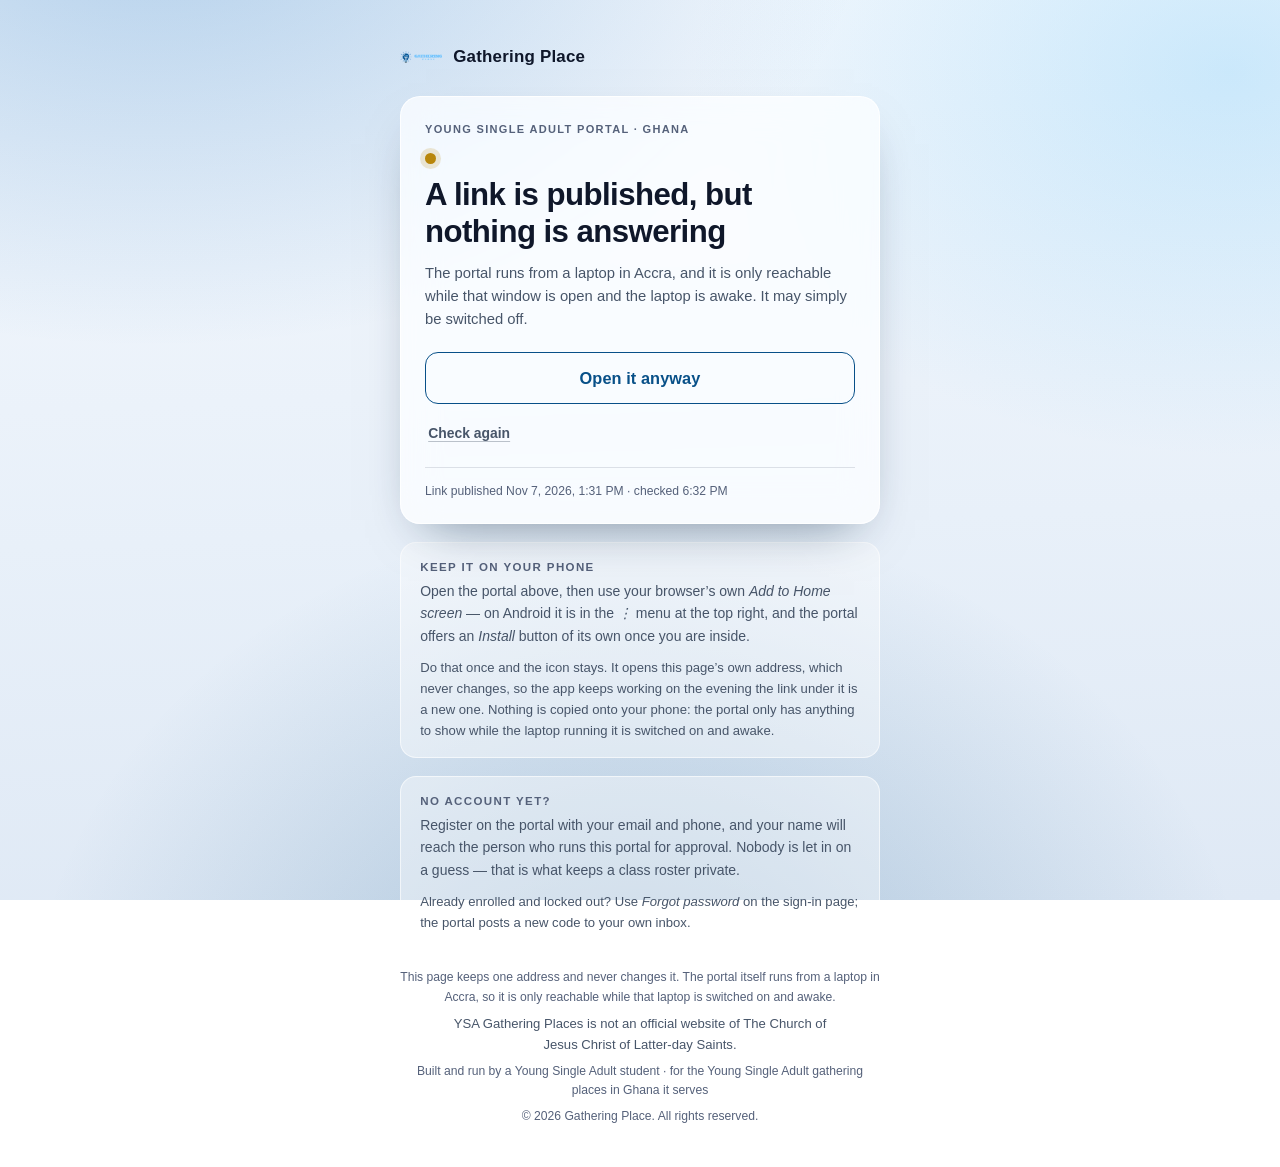
<file: index.html>
<!doctype html>
<html lang="en">
<head>
<meta charset="utf-8">
<meta name="viewport" content="width=device-width, initial-scale=1">
<title>Gathering Place — is the portal open today?</title>
<meta name="description" content="The Young Single Adult Gathering Place portal for Ghana. This page always carries the link for today, and says plainly whether it is open.">
<meta name="theme-color" content="#085088">
<link rel="icon" href="logo.png">
<link rel="stylesheet" href="style.css">
</head>
<body>

<main class="shell">

  <header class="brand">
    <img src="logo.png" alt="" width="42" height="42">
    <span>Gathering Place</span>
  </header>

  <section class="card" aria-labelledby="headline">
    <p class="eyebrow">Young Single Adult portal &middot; Ghana</p>

    <p class="lamp" id="lamp" aria-hidden="true"></p>
    <h1 id="headline">Checking whether it is open</h1>
    <p class="note" id="note" role="status"></p>

    <a class="enter" id="enter" href="#" hidden>Open the Gathering Place</a>
    <p class="spare" id="spare" hidden>
      Or use <a id="sparelink" href="#">today&rsquo;s direct link</a> &mdash; it works, but
      it is a different address every evening.
    </p>
    <button class="quiet" id="again" type="button">Check again</button>

    <p class="stamp" id="stamp"></p>
  </section>

  <section class="help" aria-labelledby="installhead">
    <h2 id="installhead">Keep it on your phone</h2>
    <p id="installhow">Open the portal above, then use your browser&rsquo;s own
      <em>Add to Home screen</em> &mdash; on Android it is in the <em>&#8942;</em> menu at
      the top right, and the portal offers an <em>Install</em> button of its own once you
      are inside.</p>
    <p class="fine">Do that once and the icon stays. It opens this page&rsquo;s own
      address, which never changes, so the app keeps working on the evening the link
      under it is a new one. Nothing is copied onto your phone: the portal only has
      anything to show while the laptop running it is switched on and awake.</p>
  </section>

  <section class="help">
    <h2>No account yet?</h2>
    <p>Register on the portal with your email and phone, and your name will reach the
      person who runs this portal for approval. Nobody is let in on a guess &mdash; that is
      what keeps a class roster private.</p>
    <p class="fine">Already enrolled and locked out? Use <em>Forgot password</em> on the
      sign-in page; the portal posts a new code to your own inbox.</p>
  </section>

  <footer class="foot">
    <p>This page keeps one address and never changes it. The portal itself runs from a
      laptop in Accra, so it is only reachable while that laptop is switched on and
      awake.</p>
    <p class="disclaim">YSA Gathering Places is not an official website of The Church of Jesus Christ of Latter-day Saints.</p>
    <p class="fine">Built and run by a Young Single Adult student &middot; for the Young Single
      Adult gathering places in Ghana it serves</p>
    <p class="fine">&copy; 2026 Gathering Place. All rights reserved.</p>
  </footer>

</main>

<script src="page.js"></script>
</body>
</html>
</file>
<file: style.css>
/* Gathering Place — the public "is it open?" page.
   The same mark and the same navy as the portal itself, over a soft mesh rather than a
   plain background, so a person who has seen the portal recognises this as the same
   place. One card, one decision on it: go in, or wait. */

:root {
  --accent: #085088;
  --accent-2: #1870c0;
  --accent-sky: #5bc0f8;
  --ink: #0f172a;
  --ink-2: #475569;
  --ink-fine: #55617a;
  --glass: rgba(255, 255, 255, .72);
  --glass-line: rgba(255, 255, 255, .85);
  --shadow: 0 22px 50px -26px rgba(6, 32, 58, .55);
  --live: #12a150;
  --wait: #b8860b;
  --off: #64748b;
  --font: "Inter", "SF Pro Text", -apple-system, BlinkMacSystemFont,
          "Segoe UI Variable Text", "Segoe UI", Roboto, "Helvetica Neue", Arial, sans-serif;
}

@media (prefers-color-scheme: dark) {
  :root {
    --accent: #6cbcf5;
    --accent-2: #9ad6fb;
    --ink: #eaeefb;
    --ink-2: #aab5d0;
    --ink-fine: #a8b6d6;
    --glass: rgba(19, 30, 48, .74);
    --glass-line: rgba(146, 173, 205, .22);
    --shadow: 0 22px 50px -22px rgba(0, 0, 0, .7);
    --wait: #e0b23c;
    --off: #8fa0bb;
  }
}

* { box-sizing: border-box; }

html { -webkit-text-size-adjust: 100%; }

body {
  margin: 0;
  min-height: 100vh;
  font-family: var(--font);
  color: var(--ink);
  background:
    radial-gradient(72rem 44rem at 12% -10%, rgba(24, 112, 192, .30), transparent 62%),
    radial-gradient(56rem 40rem at 96% 8%, rgba(91, 192, 248, .26), transparent 60%),
    radial-gradient(60rem 52rem at 50% 116%, rgba(8, 80, 136, .26), transparent 64%),
    linear-gradient(178deg, #f4f8fd, #e8f0f9 58%, #dfe9f5);
  background-attachment: fixed;
}

@media (prefers-color-scheme: dark) {
  body {
    background:
      radial-gradient(72rem 44rem at 12% -10%, rgba(24, 112, 192, .34), transparent 62%),
      radial-gradient(56rem 40rem at 96% 8%, rgba(43, 96, 158, .30), transparent 60%),
      radial-gradient(60rem 52rem at 50% 116%, rgba(8, 48, 84, .52), transparent 64%),
      linear-gradient(178deg, #0a1120, #0c1526 58%, #0a1322);
  }
}

.shell {
  width: min(30rem, 100% - 2.5rem);
  margin: 0 auto;
  padding: 2.25rem 0 2.5rem;
  display: flex;
  flex-direction: column;
  gap: 1.15rem;
}

.brand {
  display: flex;
  align-items: center;
  gap: .7rem;
  font-size: 1.06rem;
  font-weight: 650;
  letter-spacing: .012em;
  color: var(--ink);
}

.brand img {
  width: 42px;
  height: 42px;
  object-fit: contain;
  border-radius: 10px;
}

.card {
  padding: 1.6rem 1.5rem 1.4rem;
  border-radius: 20px;
  background: var(--glass);
  border: 1px solid var(--glass-line);
  box-shadow: var(--shadow);
  backdrop-filter: blur(18px) saturate(150%);
  -webkit-backdrop-filter: blur(18px) saturate(150%);
}

@supports not (backdrop-filter: blur(2px)) {
  .card { background: var(--surface, #fff); }
}

@media (prefers-color-scheme: dark) {
  @supports not (backdrop-filter: blur(2px)) {
    .card { background: #121d30; }
  }
}

.eyebrow {
  margin: 0 0 1.1rem;
  font-size: .69rem;
  font-weight: 650;
  letter-spacing: .12em;
  text-transform: uppercase;
  color: var(--ink-fine);
}

.lamp {
  width: 11px;
  height: 11px;
  margin: 0 0 .85rem;
  border-radius: 50%;
  background: var(--off);
  box-shadow: 0 0 0 5px rgba(100, 116, 139, .16);
  transition: background .3s ease, box-shadow .3s ease;
}

.lamp.is-live {
  background: var(--live);
  box-shadow: 0 0 0 5px rgba(18, 161, 80, .18);
  animation: breathe 2.4s ease-in-out infinite;
}

.lamp.is-wait {
  background: var(--wait);
  box-shadow: 0 0 0 5px rgba(184, 134, 11, .18);
}

.lamp.is-off { background: var(--off); }

@keyframes breathe {
  0%, 100% { box-shadow: 0 0 0 5px rgba(18, 161, 80, .18); }
  50% { box-shadow: 0 0 0 9px rgba(18, 161, 80, .07); }
}

@media (prefers-reduced-motion: reduce) {
  .lamp.is-live { animation: none; }
  .lamp, .enter { transition: none; }
}

h1 {
  margin: 0;
  font-size: clamp(1.5rem, 6.4vw, 1.95rem);
  line-height: 1.18;
  letter-spacing: -.018em;
  font-weight: 680;
  color: var(--ink);
  text-wrap: balance;
}

.note {
  margin: .7rem 0 0;
  font-size: .925rem;
  line-height: 1.55;
  color: var(--ink-2);
}

.enter {
  display: block;
  margin-top: 1.35rem;
  padding: .95rem 1.1rem;
  border-radius: 13px;
  background: linear-gradient(135deg, var(--accent), var(--accent-2));
  color: #fff;
  font-size: 1.02rem;
  font-weight: 640;
  letter-spacing: .005em;
  text-align: center;
  text-decoration: none;
  box-shadow: 0 14px 26px -14px rgba(8, 80, 136, .7);
}

.enter:hover { filter: brightness(1.06); }
.enter:active { transform: translateY(1px); }

/* A dim plate for the case where a link exists but is not answering: the door is still
   offered, because the check can be wrong on a slow phone network. */
.enter.is-dim {
  background: transparent;
  color: var(--accent);
  border: 1px solid currentColor;
  box-shadow: none;
}

/* Today's tunnel address, written as a line rather than a second button: one way in to
   choose, and the other one there for whoever asks. It is the address that changes every
   evening, which is exactly why the sentence says so. */
.spare {
  margin: .85rem 0 0;
  font-size: .8rem;
  line-height: 1.55;
  color: var(--ink-fine);
  text-align: center;
}

.spare a { color: var(--accent); font-weight: 600; }

.quiet {
  margin-top: .8rem;
  padding: .5rem .2rem;
  border: 0;
  background: none;
  font: inherit;
  font-size: .87rem;
  font-weight: 600;
  color: var(--ink-2);
  text-decoration: underline;
  text-decoration-color: rgba(71, 85, 105, .35);
  text-underline-offset: 3px;
  cursor: pointer;
}

.quiet:hover { color: var(--accent); }

.stamp {
  margin: 1.15rem 0 0;
  padding-top: .9rem;
  border-top: 1px solid rgba(71, 85, 105, .16);
  font-size: .76rem;
  line-height: 1.5;
  color: var(--ink-fine);
}

.help {
  padding: 1.1rem 1.2rem 1rem;
  border-radius: 16px;
  background: rgba(255, 255, 255, .40);
  border: 1px solid rgba(255, 255, 255, .6);
}

@media (prefers-color-scheme: dark) {
  .help {
    background: rgba(146, 173, 205, .08);
    border-color: rgba(146, 173, 205, .16);
  }
}

.help h2 {
  margin: 0 0 .45rem;
  font-size: .72rem;
  font-weight: 680;
  letter-spacing: .12em;
  text-transform: uppercase;
  color: var(--ink-fine);
}

.help p { margin: 0 0 .6rem; font-size: .875rem; line-height: 1.6; color: var(--ink-2); }
.help p:last-child { margin-bottom: 0; }
.help .fine { font-size: .82rem; }

footer {
  font-size: .76rem;
  line-height: 1.6;
  color: var(--ink-fine);
  text-align: center;
}
/* The four lines at the foot of a page are one block of fine print, not four paragraphs of
   prose, so they sit close together. The sentence about whose site this is not gets a shade
   more weight than the rest: it is the one line here a stranger actually needs, and it is
   the same sentence the portal itself carries on the sign-in card, in the sidebar, at the
   foot of its policy pages and at the bottom of every sheet it prints. */
footer p { margin: 0 0 .4rem; }
footer p:last-child { margin-bottom: 0; }
footer .disclaim { font-size: .82rem; color: var(--ink-2); max-width: 52ch; margin-left: auto;
                   margin-right: auto; }

a:focus-visible, button:focus-visible {
  outline: 3px solid var(--accent-2);
  outline-offset: 3px;
  border-radius: 6px;
}

@media (max-width: 30rem) {
  .shell { padding-top: 1.5rem; }
  .card { padding: 1.35rem 1.15rem 1.15rem; }
}
</file>
